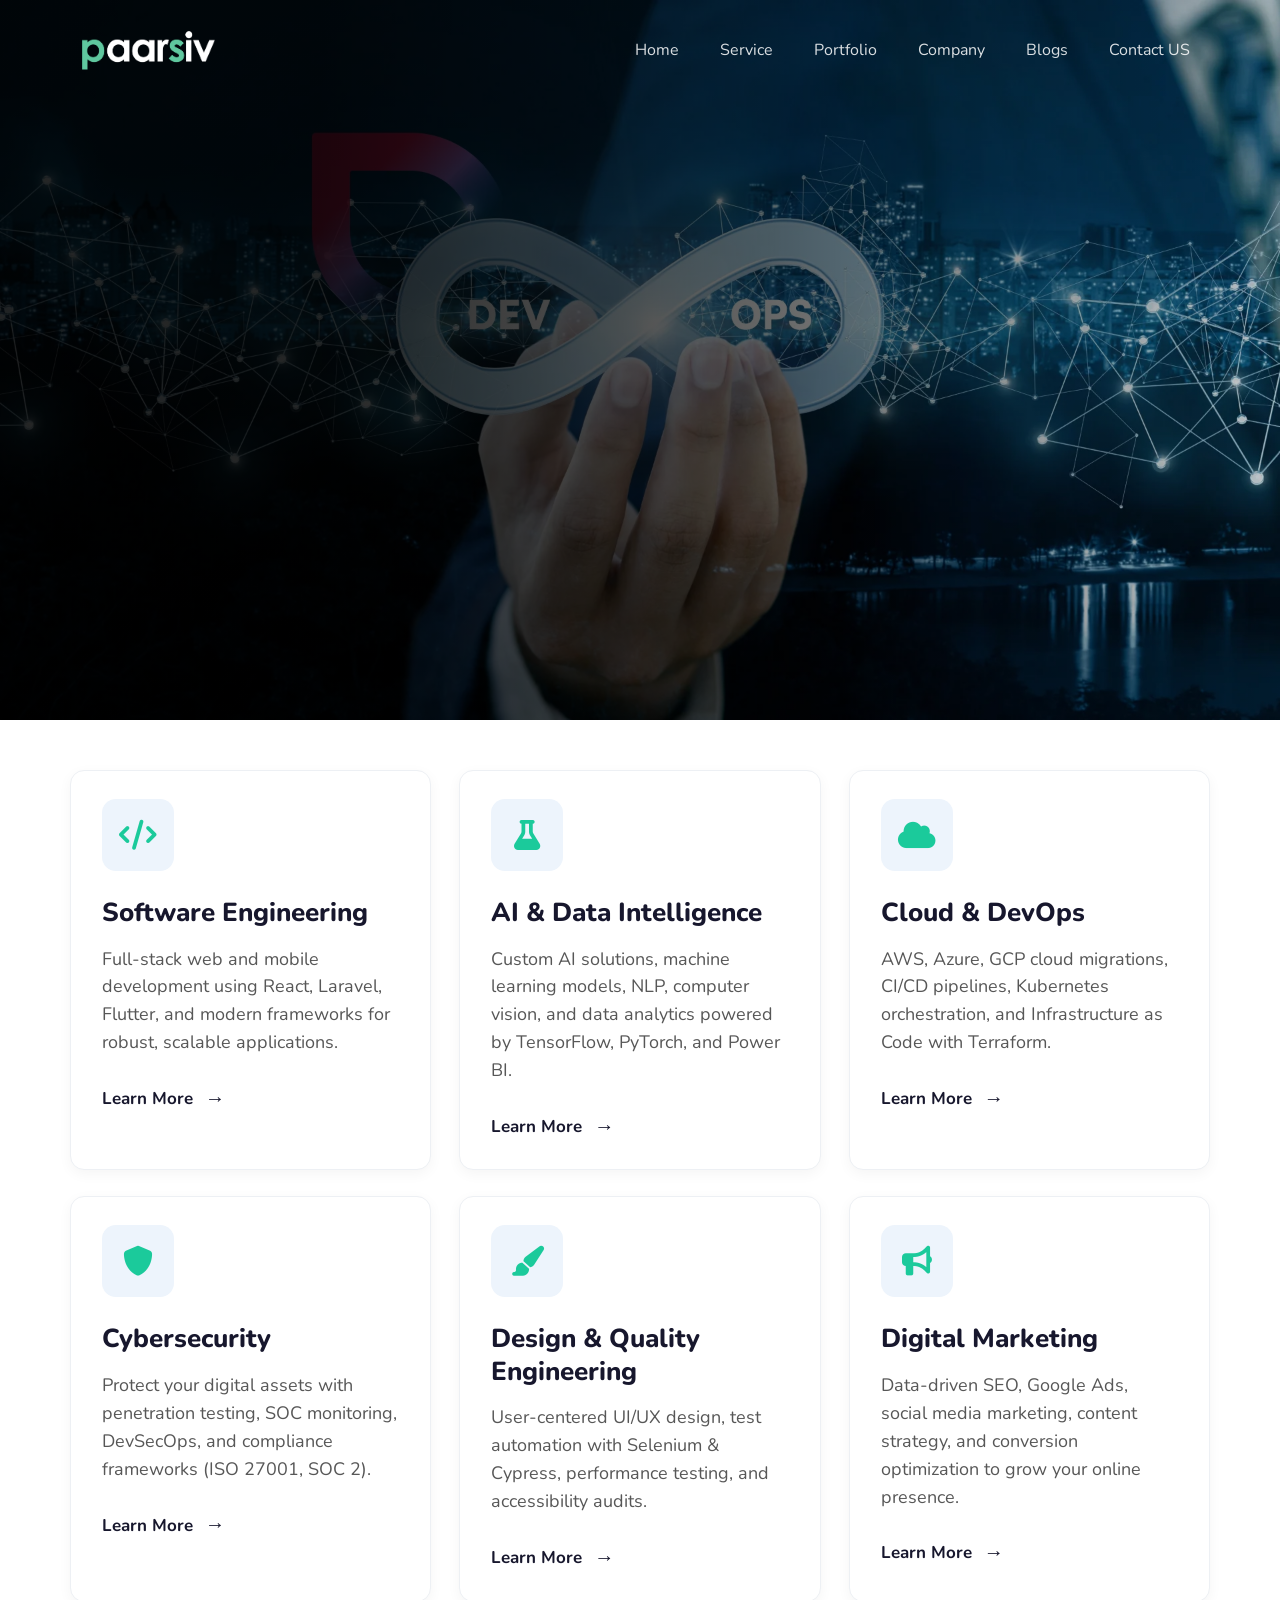
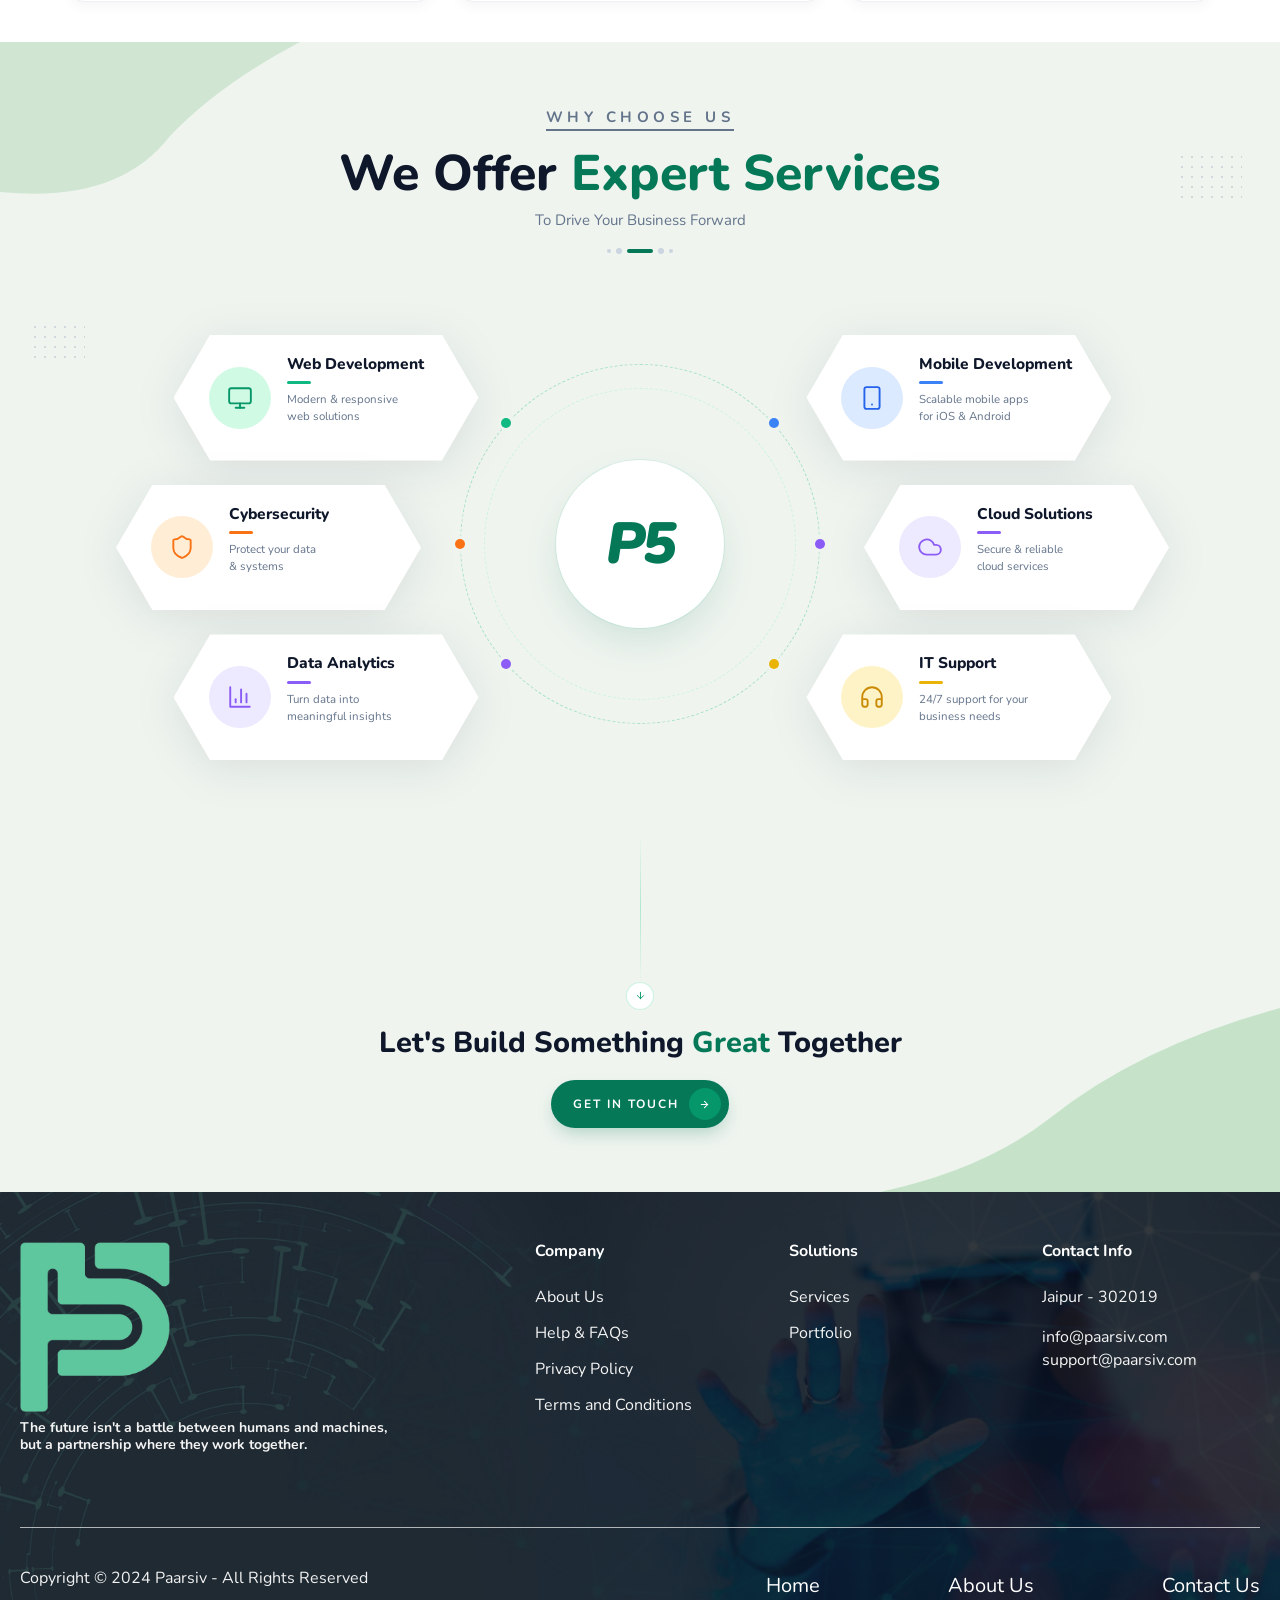
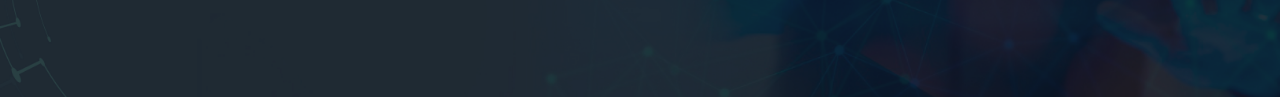
<file: service.html>
<!DOCTYPE html>
<html lang="en">
    <head>
        <meta charset="UTF-8">
        <meta name="viewport" content="width=device-width, initial-scale=1.0">
        <title>Document</title>
       
        <link
            href="https://cdn.jsdelivr.net/npm/bootstrap@5.3.0/dist/css/bootstrap.min.css"
            rel="stylesheet" />
            <link rel="stylesheet" href="static/css/footer.css">
        <link rel="stylesheet" href="service.css">
          <link
      rel="stylesheet"
      href="https://cdnjs.cloudflare.com/ajax/libs/font-awesome/6.5.0/css/all.min.css"
    />
      
    </head>
    <body>
        <nav class="navbar navbar-expand-lg navbar-dark custom-navbar">
            <div class="container">
               
                        <a class="navbar-brand logo" href="#">
  <img id="logo" src="static/images/paarsiv.logo.png" alt="">
</a>

                <button
                    class="navbar-toggler"
                    data-bs-toggle="collapse"
                    data-bs-target="#nav">
                    <span class="navbar-toggler-icon"></span>
                </button>

                <div class="collapse navbar-collapse justify-content-end"
                    id="nav">
                    <ul class="navbar-nav">
                        <li class="nav-item">
                            <a class="nav-link active" href="index.html">Home</a>
                        </li>
                        <li class="nav-item"><a class="nav-link"
                                href="service.html">Service</a></li>
                        <li class="nav-item"><a class="nav-link"
                                href="#">Portfolio</a></li>
                        <li class="nav-item"><a class="nav-link"
                                href="#">Company</a></li>
                        <li class="nav-item"><a class="nav-link"
                                href="#">Blogs</a></li>
                        <li class="nav-item">
                            <a class="nav-link" href="#">Contact US</a>
                        </li>
                    </ul>
                </div>
            </div>
        </nav>

        <section class="hero-section">
            <img src="static/images/DevOps.webp" class="hero-img" alt="service">
             

            <div class="overlay"></div>

            <div class="hero-content container">
                <!-- optional text -->
            </div>
        </section>



<section class="services-section">
  <div class="services-container">

    <div class="service-card">
      <div class="service-icon"><i class="fa-solid fa-code"></i></div>
      <h3>Software Engineering</h3>
      <p>Full-stack web and mobile development using React, Laravel, Flutter, and modern frameworks for robust, scalable applications.</p>
      <a href="#">Learn More <span>→</span></a>
    </div>

    <div class="service-card">
      <div class="service-icon"><i class="fa-solid fa-flask"></i></div>
      <h3>AI & Data Intelligence</h3>
      <p>Custom AI solutions, machine learning models, NLP, computer vision, and data analytics powered by TensorFlow, PyTorch, and Power BI.</p>
      <a href="#">Learn More <span>→</span></a>
    </div>

    <div class="service-card">
      <div class="service-icon"><i class="fa-solid fa-cloud"></i></div>
      <h3>Cloud & DevOps</h3>
      <p>AWS, Azure, GCP cloud migrations, CI/CD pipelines, Kubernetes orchestration, and Infrastructure as Code with Terraform.</p>
      <a href="#">Learn More <span>→</span></a>
    </div>

    <div class="service-card">
      <div class="service-icon"><i class="fa-solid fa-shield"></i></div>
      <h3>Cybersecurity</h3>
      <p>Protect your digital assets with penetration testing, SOC monitoring, DevSecOps, and compliance frameworks (ISO 27001, SOC 2).</p>
      <a href="#">Learn More <span>→</span></a>
    </div>

    <div class="service-card">
      <div class="service-icon"><i class="fa-solid fa-paintbrush"></i></div>
      <h3>Design & Quality Engineering</h3>
      <p>User-centered UI/UX design, test automation with Selenium & Cypress, performance testing, and accessibility audits.</p>
      <a href="#">Learn More <span>→</span></a>
    </div>

    <div class="service-card">
      <div class="service-icon"><i class="fa-solid fa-bullhorn"></i></div>
      <h3>Digital Marketing</h3>
      <p>Data-driven SEO, Google Ads, social media marketing, content strategy, and conversion optimization to grow your online presence.</p>
      <a href="#">Learn More <span>→</span></a>
    </div>

  </div>
</section>
  <main class="page">
      <svg
        class="blob blob-tl"
        viewBox="0 0 300 190"
        fill="none"
        aria-hidden="true"
      >
        <path
          d="M0 0 L300 0 Q220 42 170 94 Q118 162 0 150 Z"
          fill="#a7d4ad"
          fill-opacity=".43"
        />
      </svg>
      <svg
        class="blob blob-br"
        viewBox="0 0 400 250"
        fill="none"
        aria-hidden="true"
      >
        <path
          d="M400 250 L0 250 Q104 228 170 176 Q260 104 400 66 Z"
          fill="#9ed3a5"
          fill-opacity=".5"
        />
      </svg>
      <div class="dg dg-l" aria-hidden="true"></div>
      <div class="dg dg-r" aria-hidden="true"></div>

      <div class="wrap">
        <header class="hd">
          <p class="ey"><span>WHY CHOOSE US</span></p>
          <h1>We Offer <em>Expert Services</em></h1>
          <p>To Drive Your Business Forward</p>
          <div class="dots">
            <span class="dt"></span><span class="ds"></span>
            <span class="da"></span>
            <span class="ds"></span><span class="dt"></span>
          </div>
        </header>

        <section class="shell">
          <div class="stage" id="stage">
            <div class="orbit">
              <div class="ring ring-o"></div>
              <div class="ring ring-i"></div>
              <div class="clogo"><span class="logo-mark">P5</span></div>
            </div>
          </div>
        </section>

        <section class="mob">
          <div class="mob-lw">
            <div class="ring ring-o" style="inset: 0; position: absolute"></div>
            <div
              class="ring ring-i"
              style="inset: 17px; position: absolute"
            ></div>
            <div class="clogo-sm"><span class="logo-mark">P5</span></div>
          </div>
          <div class="mgrid" id="mgrid"></div>
        </section>

        <section class="cta">
          <div class="dm">
            <span class="dl"></span>
            <span class="dc">
              <svg
                width="11"
                height="11"
                viewBox="0 0 24 24"
                fill="none"
                stroke="currentColor"
                stroke-width="2"
                stroke-linecap="round"
                stroke-linejoin="round"
              >
                <path d="M12 5v14" />
                <path d="m19 12-7 7-7-7" />
              </svg>
            </span>
          </div>
          <h2>Let's Build Something <em>Great</em> Together</h2>
          <button class="cbtn">
            GET IN TOUCH
            <span class="arr"
              ><svg
                width="11"
                height="11"
                viewBox="0 0 24 24"
                fill="none"
                stroke="currentColor"
                stroke-width="2.2"
                stroke-linecap="round"
                stroke-linejoin="round"
              >
                <path d="M5 12h14" />
                <path d="m12 5 7 7-7 7" /></svg></span>
          </button>
        </section>
      </div>
    </main>

<footer class="footer">
  <div class="footer-overlay"></div>

  <div class="footer-container">
    <div class="footer-top">

      <div class="footer-brand">
        <img src="static/images/favicon.png" alt="Paarsiv Logo" class="footer-logo">
        <p>
          The future isn't a battle between humans and machines,<br>
          but a partnership where they work together.
        </p>
      </div>

      <div class="footer-col">
        <h4>Company</h4>
        <a href="#">About Us</a>
        <a href="#">Help & FAQs</a>
        <a href="#">Privacy Policy</a>
        <a href="#">Terms and Conditions</a>
      </div>

      <div class="footer-col">
        <h4>Solutions</h4>
        <a href="#">Services</a>
        <a href="#">Portfolio</a>
      </div>

      <div class="footer-col contact">
        <h4>Contact Info</h4>
        <p>Jaipur - 302019</p>
        <p>info@paarsiv.com<br>support@paarsiv.com</p>
      </div>

    </div>

    <div class="footer-line"></div>

    <div class="footer-bottom">
      <p>Copyright © 2024 Paarsiv - All Rights Reserved</p>

      <div class="footer-menu">
        <a href="#">Home</a>
        <a href="#">About Us</a>
        <a href="#">Contact Us</a>
      </div>
    </div>
  </div>
</footer>

<script>
  const navbar = document.querySelector(".custom-navbar");
  const logo = document.getElementById("logo");

  window.addEventListener("scroll", function () {
    if (window.scrollY > 50) {
      navbar.classList.add("scrolled");

      // 👇 dark logo (white bg ke liye)
    //    <img src="static/images/paarsiv-1.png" class="hero-img" alt="service">
      logo.src = "static/images/paarsiv-1.png";

    } else {
      navbar.classList.remove("scrolled");

      // 👇 original logo (transparent bg ke liye)
      logo.src = "static/images/paarsiv.logo.png";
    }
  });
</script>

 <script>
      const IC = {
        monitor: `<svg viewBox="0 0 24 24" fill="none" stroke="currentColor" stroke-linecap="round" stroke-linejoin="round"><rect x="2" y="3" width="20" height="14" rx="2"/><path d="M8 21h8"/><path d="M12 17v4"/></svg>`,
        smartphone: `<svg viewBox="0 0 24 24" fill="none" stroke="currentColor" stroke-linecap="round" stroke-linejoin="round"><rect x="5" y="2" width="14" height="20" rx="2"/><path d="M12 18h.01"/></svg>`,
        shield: `<svg viewBox="0 0 24 24" fill="none" stroke="currentColor" stroke-linecap="round" stroke-linejoin="round"><path d="M20 13c0 5-3.5 7.5-7.66 8.95a1 1 0 0 1-.67-.01C7.5 20.5 4 18 4 13V6a1 1 0 0 1 1-1c2 0 4.5-1.2 6.24-2.72a1.17 1.17 0 0 1 1.52 0C14.51 3.81 17 5 19 5a1 1 0 0 1 1 1z"/></svg>`,
        cloud: `<svg viewBox="0 0 24 24" fill="none" stroke="currentColor" stroke-linecap="round" stroke-linejoin="round"><path d="M17.5 19H9a7 7 0 1 1 6.71-9h1.79a4.5 4.5 0 1 1 0 9Z"/></svg>`,
        chart: `<svg viewBox="0 0 24 24" fill="none" stroke="currentColor" stroke-linecap="round" stroke-linejoin="round"><path d="M3 3v18h18"/><path d="M18 17V9"/><path d="M13 17V5"/><path d="M8 17v-3"/></svg>`,
        headphones: `<svg viewBox="0 0 24 24" fill="none" stroke="currentColor" stroke-linecap="round" stroke-linejoin="round"><path d="M3 14h3a2 2 0 0 1 2 2v3a2 2 0 0 1-2 2H5a2 2 0 0 1-2-2v-7a9 9 0 0 1 18 0v7a2 2 0 0 1-2 2h-1a2 2 0 0 1-2-2v-3a2 2 0 0 1 2-2h3"/></svg>`,
      };

      const SW = 1100,
        SH = 580,
        CX = SW / 2,
        CY = SH / 2;
      const R = 180; // orbit ring radius
      const CW = 300,
        CH = 118;
      const GAP = 44; // gap from ring edge to card tip — matches image spacing

      const SVC = [
        // LEFT cards — tip points RIGHT toward center
        {
          a: 222,
          s: "l",
          t: "Web Development",
          d: "Modern & responsive\nweb solutions",
          i: "monitor",
          c: "ce",
          dc: "od-e",
        },
        {
          a: 180,
          s: "l",
          t: "Cybersecurity",
          d: "Protect your data\n& systems",
          i: "shield",
          c: "co",
          dc: "od-o",
        },
        {
          a: 138,
          s: "l",
          t: "Data Analytics",
          d: "Turn data into\nmeaningful insights",
          i: "chart",
          c: "cp",
          dc: "od-p",
        },
        // RIGHT cards — tip points LEFT toward center
        {
          a: 318,
          s: "r",
          t: "Mobile Development",
          d: "Scalable mobile apps\nfor iOS & Android",
          i: "smartphone",
          c: "cb",
          dc: "od-b",
        },
        {
          a: 0,
          s: "r",
          t: "Cloud Solutions",
          d: "Secure & reliable\ncloud services",
          i: "cloud",
          c: "cp",
          dc: "od-p",
        },
        {
          a: 42,
          s: "r",
          t: "IT Support",
          d: "24/7 support for your\nbusiness needs",
          i: "headphones",
          c: "cy",
          dc: "od-y",
        },
      ];

      const stage = document.getElementById("stage");
      const mgrid = document.getElementById("mgrid");

      SVC.forEach((sv) => {
        const rad = (sv.a * Math.PI) / 180;
        const dx = Math.cos(rad),
          dy = Math.sin(rad);

        // Dot sits ON the ring
        const dotX = CX + R * dx,
          dotY = CY + R * dy;
        const dot = document.createElement("span");
        dot.className = `odot ${sv.dc}`;
        dot.style.cssText = `left:${dotX - 5}px;top:${dotY - 5}px`;
        stage.appendChild(dot);

        // Card tip is GAP pixels beyond the ring dot
        const tipX = CX + (R + GAP) * dx;
        const tipY = CY + (R + GAP) * dy;

        // Left cards: right pointed tip = tipX → card starts at tipX - CW
        // Right cards: left pointed tip = tipX → card starts at tipX
        const cardL = sv.s === "l" ? tipX - CW : tipX;
        const cardT = tipY - CH / 2;

        const wrap = document.createElement("div");
        wrap.className = "cw";
        wrap.style.cssText = `left:${cardL}px;top:${cardT}px;width:${CW}px`;
        wrap.innerHTML = `<article class="sc sc-${sv.s} ${sv.c}">
    <div class="si">${IC[sv.i]}</div>
    <div class="sb"><h3>${sv.t}</h3><div class="sbar"></div><p>${sv.d}</p></div>
  </article>`;
        stage.appendChild(wrap);

        const mw = document.createElement("div");
        mw.className = "cw";
        mw.innerHTML = `<article class="sc sc-${sv.s} ${sv.c}">
    <div class="si">${IC[sv.i]}</div>
    <div class="sb"><h3>${sv.t}</h3><div class="sbar"></div><p>${sv.d}</p></div>
  </article>`;
        mgrid.appendChild(mw);
      });

      function fit() {
        const shell = stage.parentElement;
        const sc = Math.min(1, shell.clientWidth / SW);
        shell.style.setProperty("--sc", sc);
        shell.style.height = sc < 1 ? `${SH * sc}px` : "";
      }
      fit();
      window.addEventListener("resize", fit);
    </script>
    <script
        src="https://cdn.jsdelivr.net/npm/bootstrap@5.3.0/dist/js/bootstrap.bundle.min.js"></script>
    </body>

</html>
</file>
<file: static/css/footer.css>
@import url("https://fonts.googleapis.com/css2?family=Nunito:ital,wght@0,200..1000;1,200..1000&display=swap");
.footer {
    font-family: "Nunito", sans-serif;
  position: relative;
  width: 100%;
  min-height: 505px;
 background-image: url("../images/footer-bg.jpg");
  background-size: cover;
  background-position: center;
  color: #fff;
  overflow: hidden;
}

.footer-overlay {
  position: absolute;
  inset: 0;
  background: rgba(20, 32, 42, 0.45);
  z-index: 1;
}

.footer-container {
  position: relative;
  z-index: 2;
  max-width: 1300px;
  margin: 0 auto;
  padding: 50px 20px 20px;
}

.footer-top {
  display: grid;
  grid-template-columns: 2.1fr 0.9fr 0.9fr 1fr;
  gap: 58px;
  align-items: flex-start;
}

.footer-logo {
  width: 150px;
  height: 170px;
  display: block;
  margin-bottom: 8px;
}

.footer-brand p {
  font-size: 14px;
  line-height: 1.18;
  font-weight: 700;
  color: #f3f3f3;
}

.footer-col h4 {
  font-size: 16px;
  font-weight: 700;
  margin-bottom: 24px;
}

.footer-col a,
.footer-col p {
  display: block;
  color: #f4f4f4;
  text-decoration: none;
  font-size: 16px;
  line-height: 1.45;
  margin-bottom: 13px;
  font-weight: 400;
}

.footer-col a:hover {
  color: #fff;
}

.contact p {
  margin-bottom: 17px;
}

.footer-line {
  width: 100%;
  height: 1px;
  background: rgba(255, 255, 255, 0.65);
  margin: 58px 0 38px;
}

.footer-bottom {
  display: flex;
  justify-content: space-between;
  align-items: center;
}

.footer-bottom p {
  font-size: 16px;
  color: #f2f2f2;
}

.footer-menu {
  display: flex;
  gap: 128px;
  align-items: center;
}

.footer-menu a {
  color: #fff;
  text-decoration: none;
  font-size: 20px;
  font-weight: 400;
}

.footer-menu a:hover {
  color: #dcdcdc;
}

/* Responsive */
@media (max-width: 992px) {
  .footer-container {
    padding: 80px 24px 40px;
  }

  .footer-top {
    grid-template-columns: 1fr 1fr;
    gap: 40px;
  }

  .footer-menu {
    gap: 45px;
  }
}

@media (max-width: 576px) {
  .footer {
    min-height: auto;
  }

  .footer-container {
    padding: 55px 20px 35px;
  }

  .footer-top {
    grid-template-columns: 1fr;
    gap: 30px;
  }

  .footer-logo {
    width: 160px;
  }

  .footer-bottom {
    flex-direction: column;
    align-items: flex-start;
    gap: 25px;
  }

  .footer-menu {
    gap: 25px;
    flex-wrap: wrap;
  }

  .footer-menu a {
    font-size: 17px;
  }
}
</file>
<file: service.css>
@import url("https://fonts.googleapis.com/css2?family=Nunito:ital,wght@0,200..1000;1,200..1000&display=swap");

* {
  margin: 0;
  padding: 0;
  box-sizing: border-box;
  font-family: "Nunito", sans-serif;
}

/* NAVBAR */
.custom-navbar {
  position: absolute;
  top: 0;
  left: 0;
  width: 100%;
  z-index: 999;
  padding: 20px 0;
  background: transparent;
  transition: all 0.35s ease;
}

.logo img {
  height: 50px;
  transition: all 0.35s ease;
}

.navbar-nav {
  gap: 25px;
}

.navbar-nav .nav-link {
  color: #fff !important;
  font-size: 16px;
  opacity: 0.85;
  transition: all 0.3s ease;
}

.navbar-nav .nav-link:hover {
  opacity: 1;
}

/* scroll ke baad */
.custom-navbar.scrolled {
  position: fixed;
  top: 0;
  left: 0;
  background: #fff;
  padding: 12px 0;
  box-shadow: 0 4px 18px rgba(0, 0, 0, 0.08);
}

.custom-navbar.scrolled .nav-link {
  color: #000 !important;
  opacity: 1;
}

.custom-navbar.scrolled .navbar-toggler {
  border-color: rgba(0, 0, 0, 0.2);
}

.custom-navbar.scrolled .navbar-toggler-icon {
  filter: invert(1);
}





.hero-section {
  height: 80vh;
  position: relative;
  overflow: hidden;
}

/* IMAGE CONTROL (main magic here) */
.hero-img {
  width: 100%;
  height: 100%;
  object-fit: cover;

  /* 👇 yaha se adjust karo jab tak perfect match na mile */
  object-position: 80% center;
}

/* CONTENT */
.hero-content {
  position: relative;
  z-index: 2;
  height: 100%;
  display: flex;
  align-items: center;
  color: #fff;
}
/* overlay */
.hero-section::before {
  content: "";
  position: absolute;
  inset: 0;
  background: linear-gradient(
    90deg,
    rgba(0, 0, 0, 0.85) 25%,
    rgba(0, 0, 0, 0.6) 60%,
    rgba(0, 0, 0, 0.2) 100%
  );
}


.services-section {
  width: 100%;
  padding: 50px 70px 40px;
}

.services-container {
  max-width: 1448px;
  margin: 0 auto;
  display: grid;
  grid-template-columns: repeat(3, 1fr);
  gap: 26px 28px;
}

.service-card {
  min-height: 365px;
  background: #fff;
  border: 1px solid #edf0f4;
  border-radius: 14px;
  padding: 28px 31px 30px;
  box-shadow: 0 4px 14px rgba(0, 0, 0, 0.045);
  transition: all 0.3s ease;
}

.service-card {
  min-height: 365px;
  background: #fff;
  border: 1px solid #edf0f4;
  border-radius: 14px;
  padding: 28px 31px 30px;
  box-shadow: 0 4px 14px rgba(0, 0, 0, 0.045);
  transition: all 0.3s ease;
  cursor: pointer;
}



.service-icon {
  width: 72px;
  height: 72px;
  border-radius: 14px;
  background: #edf4fc;
  color: #1BCA9B;
  display: flex;
  align-items: center;
  justify-content: center;
  font-size: 30px;
  margin-bottom: 26px;
   transition: background 0.35s ease, color 0.35s ease, transform 0.35s ease;
}

/* Hover + Click Active Effect */
.service-card:hover,
.service-card.active {
  box-shadow: 0 15px 35px rgba(0, 80, 158, 0.12);
  transform: translateY(-2px);
  border-color: #1BCA9B;
}

/* Icon effect on card hover/click */
.service-card:hover .service-icon,
.service-card.active .service-icon {
  background: #1BCA9B;
  color: #fff;
}

.service-card h3 {
  font-size: 26px;
  line-height: 1.25;
  font-weight: 800;
  color: #17172d;
  margin-bottom: 16px;
}

.service-card p {
  max-width: 410px;
  font-size: 18px;
  line-height: 1.55;
  font-weight: 400;
  color: #575757;
  margin-bottom: 25px;
}

.service-card a {
  display: inline-flex;
  align-items: center;
  gap: 12px;
  color: #17172d;;
  text-decoration: none;
  font-size: 17px;
  font-weight: 700;
  margin-top: 4px;
}

/* .service-card.active a {
  color: #17172d;;
} */

.service-card a span {
  font-size: 20px;
  line-height: 1;
}

@media (max-width: 1100px) {
  .services-section {
    padding: 30px 25px;
  }

  .services-container {
    grid-template-columns: repeat(2, 1fr);
  }

  .service-card h3 {
    font-size: 23px;
  }

  .service-card p {
    font-size: 16px;
  }
}

@media (max-width: 650px) {
  .services-section {
    padding: 25px 15px;
  }

  .services-container {
    grid-template-columns: 1fr;
    gap: 20px;
  }

  .service-card {
    min-height: auto;
    padding: 25px 22px;
  }

  .service-icon {
    width: 64px;
    height: 64px;
    font-size: 27px;
  }

  .service-card h3 {
    font-size: 22px;
  }

  .service-card p {
    font-size: 15px;
  }
}


  .page {
        position: relative;
        min-height: 100vh;
        overflow: hidden;
        background: #eff4ef;
      }

      /* blobs */
      .blob {
        position: absolute;
        pointer-events: none;
        z-index: 0;
      }
      .blob-tl {
        top: 0;
        left: 0;
        width: 300px;
        height: 190px;
      }
      .blob-br {
        right: 0;
        bottom: 0;
        width: 400px;
        height: 250px;
      }

      /* dot grids */
      .dg {
        position: absolute;
        z-index: 0;
        opacity: 0.35;
        background-image: radial-gradient(#94a3b8 1.3px, transparent 1.5px);
        background-size: 10px 10px;
      }
      .dg-l {
        top: 280px;
        left: 30px;
        width: 55px;
        height: 44px;
      }
      .dg-r {
        top: 110px;
        right: 38px;
        width: 65px;
        height: 52px;
      }

      .wrap {
        position: relative;
        z-index: 1;
        width: min(100%, 1200px);
        margin: 0 auto;
        padding: 56px 24px 64px;
      }

      /* HEADER */
      .hd {
        text-align: center;
        /* margin-bottom:40px */
      }
      .ey {
        display: inline-block;
        color: #047857;
        font-size: 11px;
        font-weight: 700;
        letter-spacing: 0.3em;
        margin-bottom: 6px;
      }
      .ey span {
        border-bottom: 2px solid currentColor;
        padding-bottom: 2px;
      }
      .hd h1 {
        margin-top: 12px;
        color: #0f172a;
        font-size: clamp(30px, 4vw, 50px);
        font-weight: 800;
        line-height: 1.1;
      }
      .hd h1 em {
        color: #047857;
        font-style: normal;
      }
      .hd p {
        margin-top: 8px;
        color: #64748b;
        font-size: 15px;
      }
      .dots {
        display: flex;
        justify-content: center;
        gap: 5px;
        margin-top: 15px;
        align-items: center;
      }
      .dots span {
        display: block;
        border-radius: 999px;
        background: #cbd5e1;
      }
      .dots .dt {
        width: 4px;
        height: 4px;
      }
      .dots .ds {
        width: 6px;
        height: 6px;
      }
      .dots .da {
        width: 26px;
        height: 4px;
        background: #047857;
      }

      /* SHELL */
      .shell {
        width: 100%;
        overflow: visible;
      }
      .stage {
        position: relative;
        width: 1100px;
        height: 580px;
        margin: 0 auto;
        transform-origin: top center;
      }

      /* ORBIT - centered at 550,290 */
      .orbit {
        position: absolute;
        left: 50%;
        top: 50%;
        transform: translate(-50%, -50%);
        width: 360px;
        height: 360px;
        pointer-events: none;
      }
      .ring {
        position: absolute;
        border-radius: 50%;
      }
      .ring-o {
        inset: 0;
        border: 1.5px dashed rgba(16, 185, 129, 0.32);
      }
      .ring-i {
        inset: 24px;
        border: 1.5px dashed rgba(167, 243, 208, 0.48);
      }

      /* CENTER LOGO */
      .clogo {
        position: absolute;
        left: 50%;
        top: 50%;
        transform: translate(-50%, -50%);
        width: 168px;
        height: 168px;
        border-radius: 50%;
        background: #fff;
        box-shadow:
          0 16px 42px -8px rgba(4, 120, 87, 0.16),
          0 0 0 1px rgba(16, 185, 129, 0.1);
        display: flex;
        align-items: center;
        justify-content: center;
      }
      .logo-mark {
        font-size: 58px;
        font-weight: 900;
        color: #047857;
        letter-spacing: -3px;
        font-style: italic;
        line-height: 1;
      }

      /* ORBIT DOT */
      .odot {
        position: absolute;
        width: 10px;
        height: 10px;
        border-radius: 50%;
        box-shadow: 0 0 0 3px #eff4ef;
        z-index: 4;
      }
      .od-e {
        background: #10b981;
      }
      .od-o {
        background: #f97316;
      }
      .od-p {
        background: #8b5cf6;
      }
      .od-b {
        background: #3b82f6;
      }
      .od-y {
        background: #eab308;
      }

      .cw {
        position: absolute;
        filter: drop-shadow(0 8px 22px rgba(15, 23, 42, 0.09));
      }

      /* Card width and height from image analysis */
      .sc {
        display: flex;
        align-items: center;
        gap: 16px;
        background: #fff;
        width: 305px;
        min-height: 118px;
      }

      .sc-l,
      .sc-r {
        clip-path: polygon(12% 0, 88% 0, 100% 50%, 88% 100%, 12% 100%, 0 50%);
        padding: 20px 35px;
      }

      .si {
        flex: 0 0 auto;
        width: 62px;
        height: 62px;
        border-radius: 50%;
        display: flex;
        align-items: center;
        justify-content: center;
      }
      .si svg {
        width: 26px;
        height: 26px;
        stroke-width: 1.75;
      }
      .sb h3 {
        font-size: 15.5px;
        font-weight: 800;
        color: #0f172a;
        line-height: 1.2;
      }
      .sbar {
        width: 24px;
        height: 3px;
        border-radius: 999px;
        margin: 7px 0;
      }
      .sb p {
        font-size: 11.5px;
        color: #64748b;
        line-height: 1.45;
        white-space: pre-line;
      }

      .ce .si {
        color: #059669;
        background: #d1fae5;
      }
      .ce .sbar {
        background: #10b981;
      }
      .co .si {
        color: #f97316;
        background: #ffedd5;
      }
      .co .sbar {
        background: #f97316;
      }
      .cp .si {
        color: #8b5cf6;
        background: #ede9fe;
      }
      .cp .sbar {
        background: #8b5cf6;
      }
      .cb .si {
        color: #2563eb;
        background: #dbeafe;
      }
      .cb .sbar {
        background: #3b82f6;
      }
      .cy .si {
        color: #ca8a04;
        background: #fef3c7;
      }
      .cy .sbar {
        background: #eab308;
      }

      /* CTA */
      .cta {
        /* margin-top:42px; */
        text-align: center;
      }
      .dm {
        display: inline-flex;
        flex-direction: column;
        align-items: center;
        margin-bottom: 16px;
      }
      .dl {
        width: 1px;
        height: 150px;
        background: linear-gradient(
          to bottom,
          rgba(52, 211, 153, 0),
          rgba(52, 211, 153, 0.35),
          rgba(52, 211, 153, 0)
        );
      }
      .dc {
        width: 28px;
        height: 28px;
        margin-top: -2px;
        border: 1px solid rgba(52, 211, 153, 0.25);
        border-radius: 50%;
        display: inline-flex;
        align-items: center;
        justify-content: center;
        color: #059669;
        background: #fff;
      }
      .cta h2 {
        font-size: clamp(21px, 2.5vw, 29px);
        font-weight: 800;
        margin-bottom: 20px;
        color: #0f172a;
      }
      .cta h2 em {
        color: #047857;
        font-style: normal;
      }
      .cbtn {
        display: inline-flex;
        align-items: center;
        gap: 10px;
        border: 0;
        border-radius: 999px;
        padding: 8px 8px 8px 22px;
        color: #fff;
        background: #047857;
        box-shadow: 0 8px 18px -4px rgba(4, 120, 87, 0.28);
        cursor: pointer;
        font-size: 12px;
        font-weight: 700;
        letter-spacing: 0.16em;
        transition: background 150ms;
        font-family: inherit;
      }
      .cbtn:hover {
        background: #065f46;
      }
      .cbtn .arr {
        width: 32px;
        height: 32px;
        border-radius: 50%;
        background: #059669;
        display: inline-flex;
        align-items: center;
        justify-content: center;
      }

      /* MOBILE */
      .mob {
        display: none;
      }
      .mob-lw {
        position: relative;
        width: 152px;
        height: 152px;
        margin: 0 auto 26px;
        display: flex;
        align-items: center;
        justify-content: center;
      }
      .mob-lw .ring {
        position: absolute;
      }
      .clogo-sm {
        width: 92px;
        height: 92px;
        border-radius: 50%;
        background: #fff;
        box-shadow: 0 10px 26px -5px rgba(4, 120, 87, 0.22);
        display: flex;
        align-items: center;
        justify-content: center;
      }
      .clogo-sm .logo-mark {
        font-size: 34px;
      }
      .mgrid {
        display: grid;
        grid-template-columns: 1fr;
        justify-items: center;
        gap: 12px;
      }
      .mgrid .cw {
        position: relative;
        width: 100%;
        max-width: 300px;
      }
      .mgrid .sc {
        clip-path: none !important;
        border-radius: 14px !important;
        padding: 16px 18px !important;
        width: 100%;
        min-height: auto;
      }

      @media (max-width: 1119px) and (min-width: 1024px) {
        .shell {
          height: calc(580px * var(--sc));
        }
        .stage {
          transform: scale(var(--sc));
        }
      }
      @media (max-width: 1023px) {
        .wrap {
          padding: 34px 14px;
        }
        .shell {
          display: none;
        }
        .mob {
          display: block;
        }
      }
      @media (min-width: 560px) and (max-width: 1023px) {
        .mgrid {
          grid-template-columns: repeat(2, minmax(0, 300px));
          justify-content: center;
        }
      }
</file>
